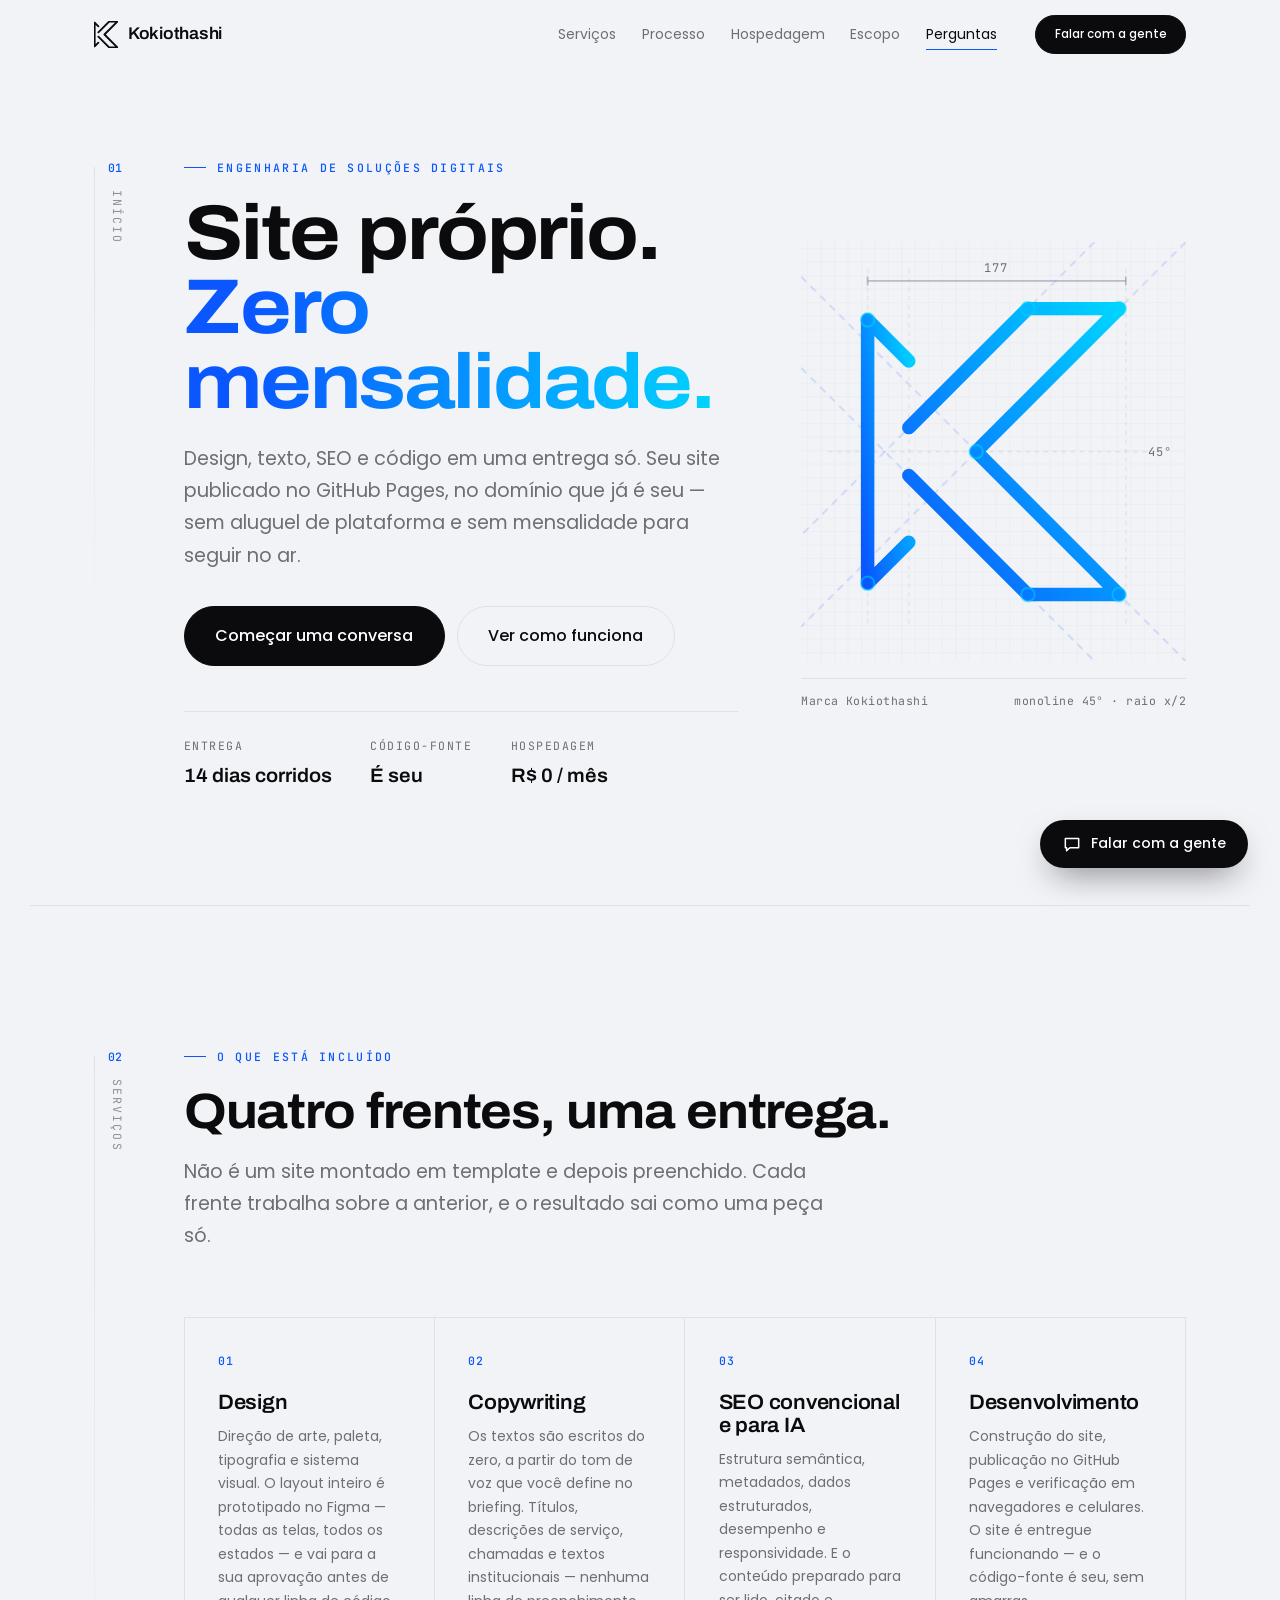
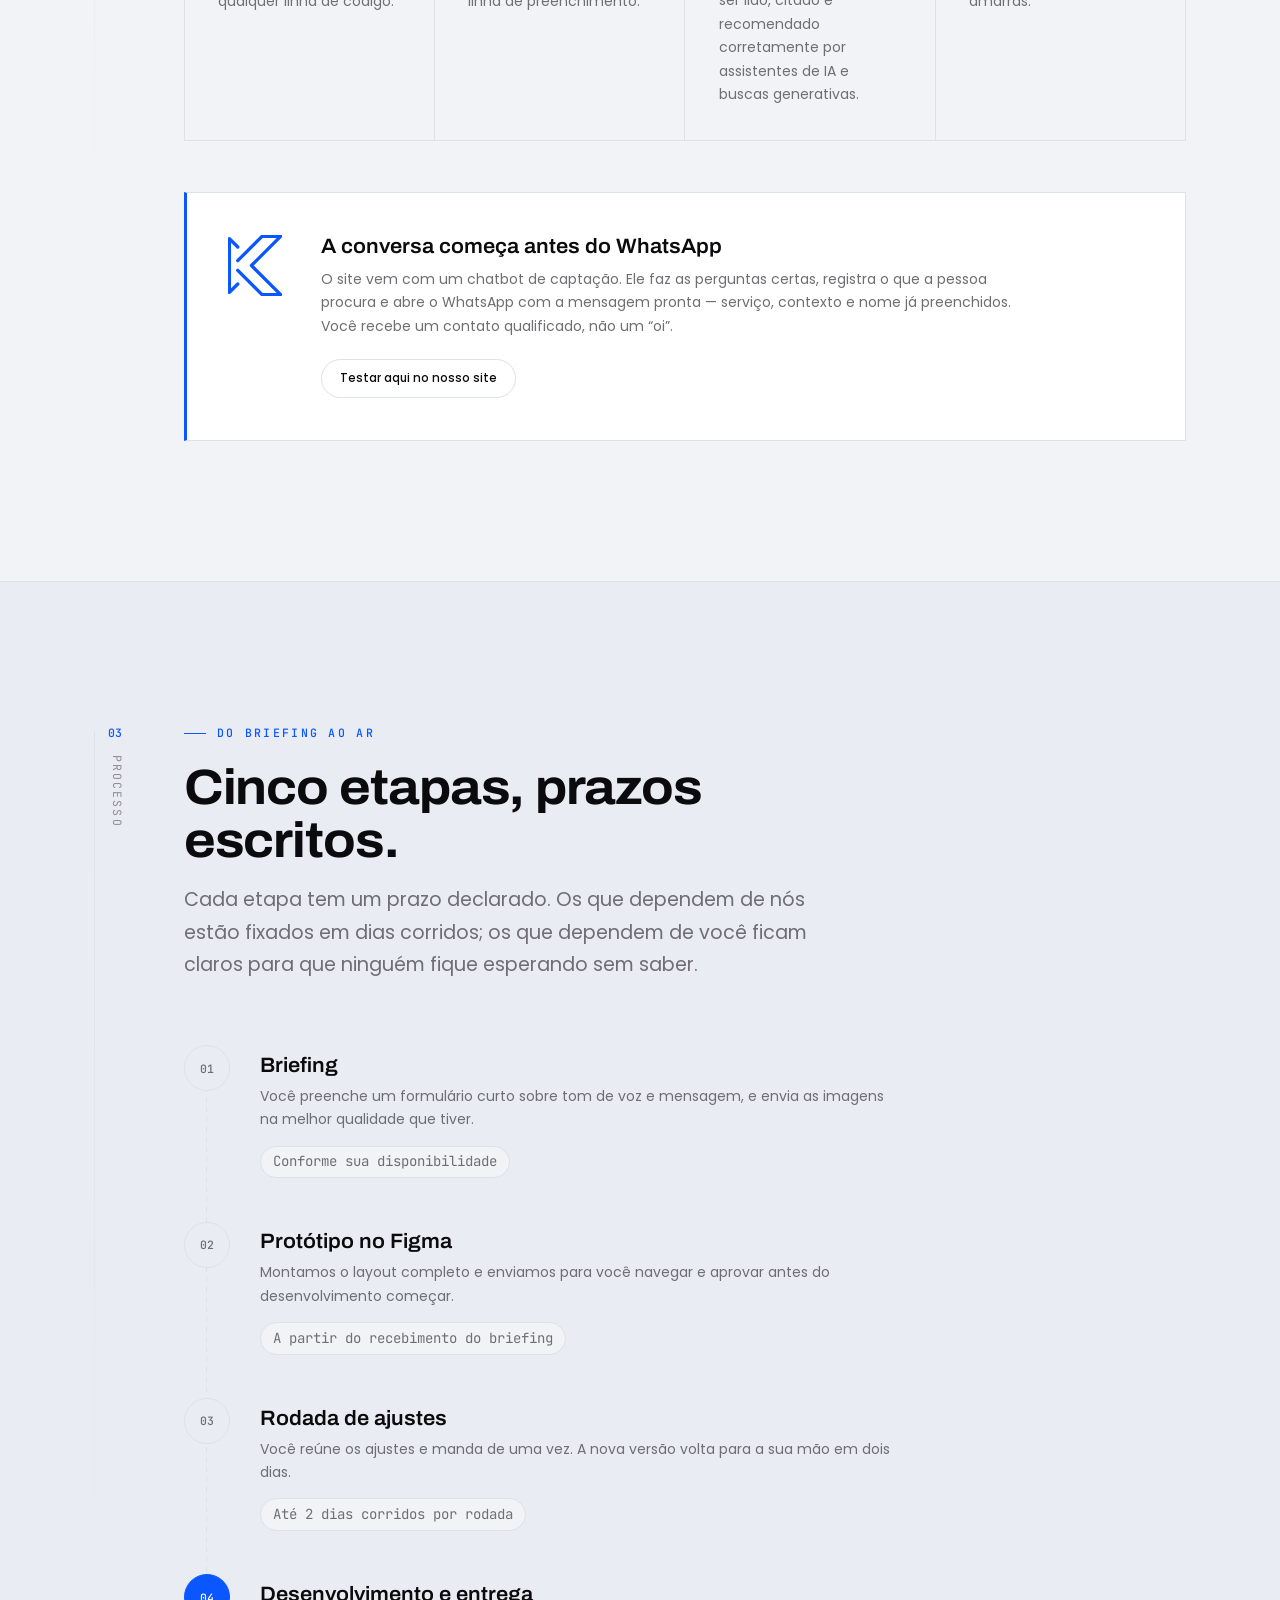
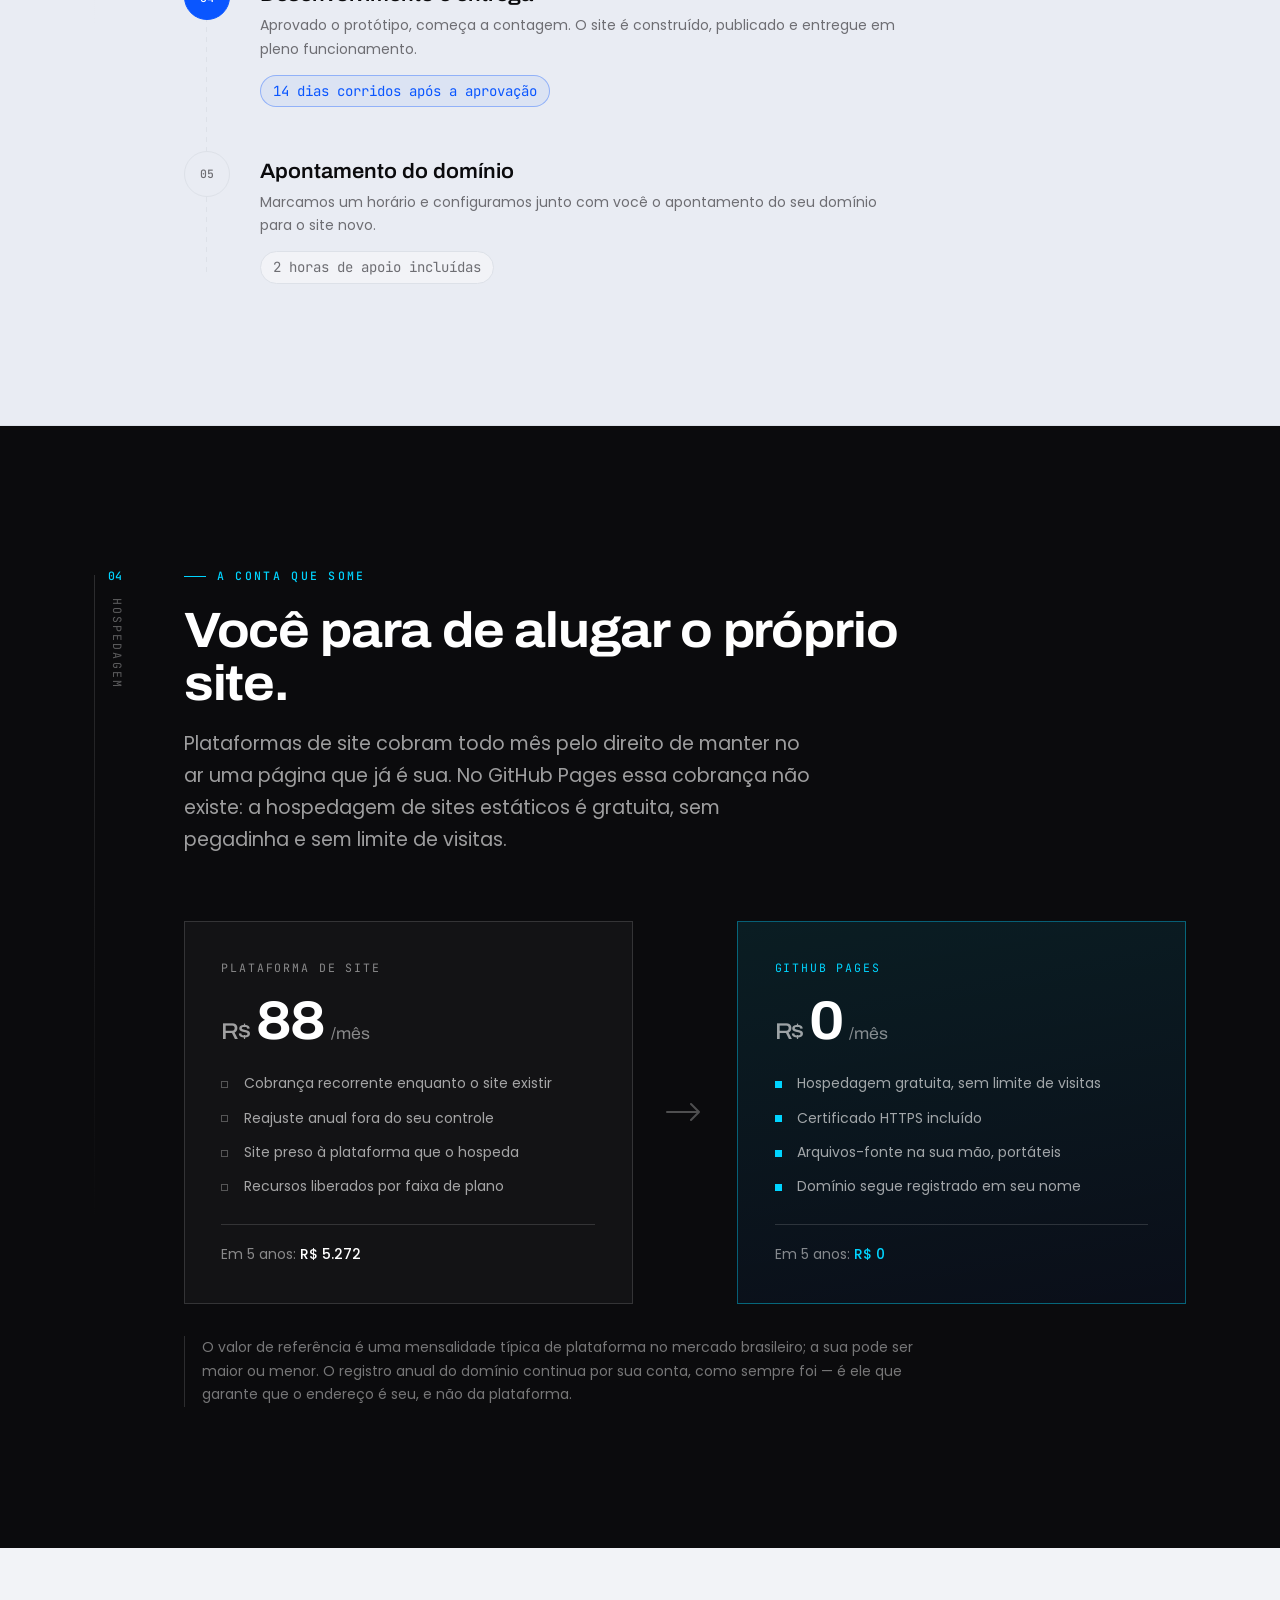
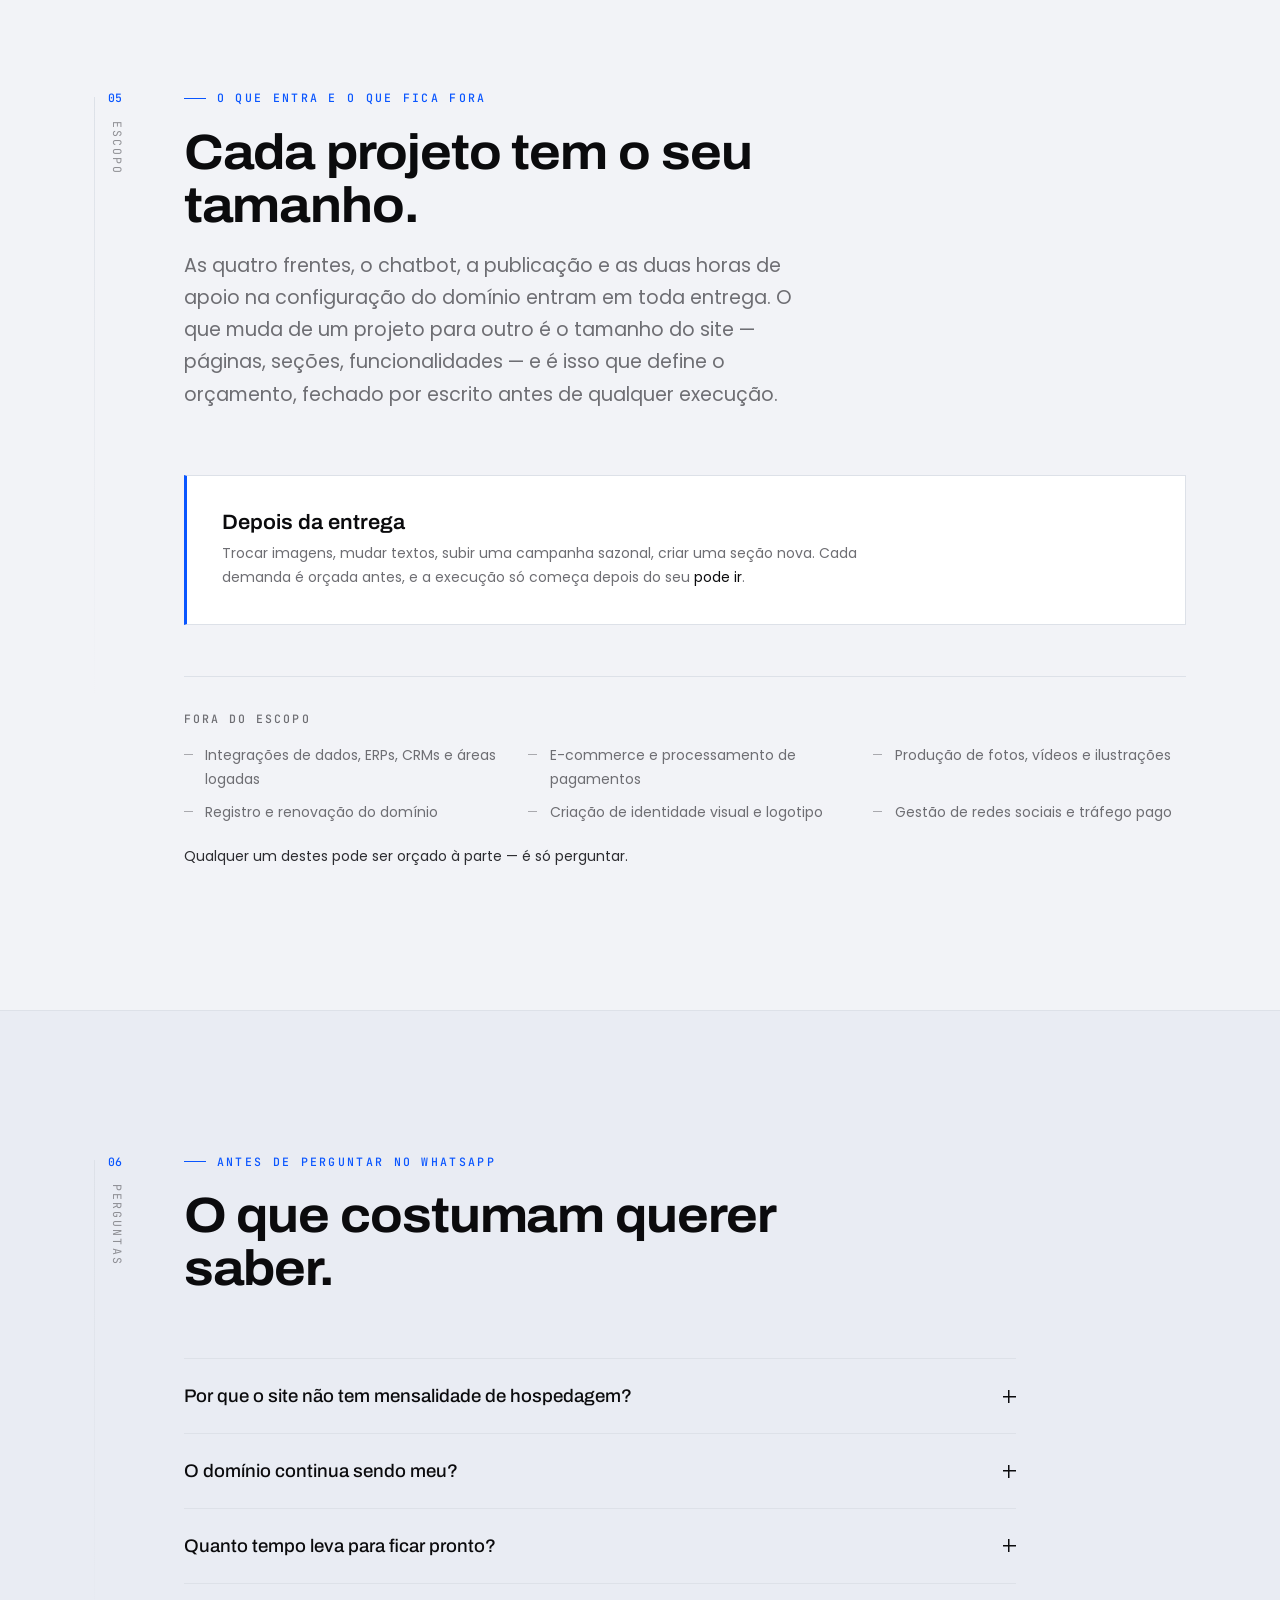
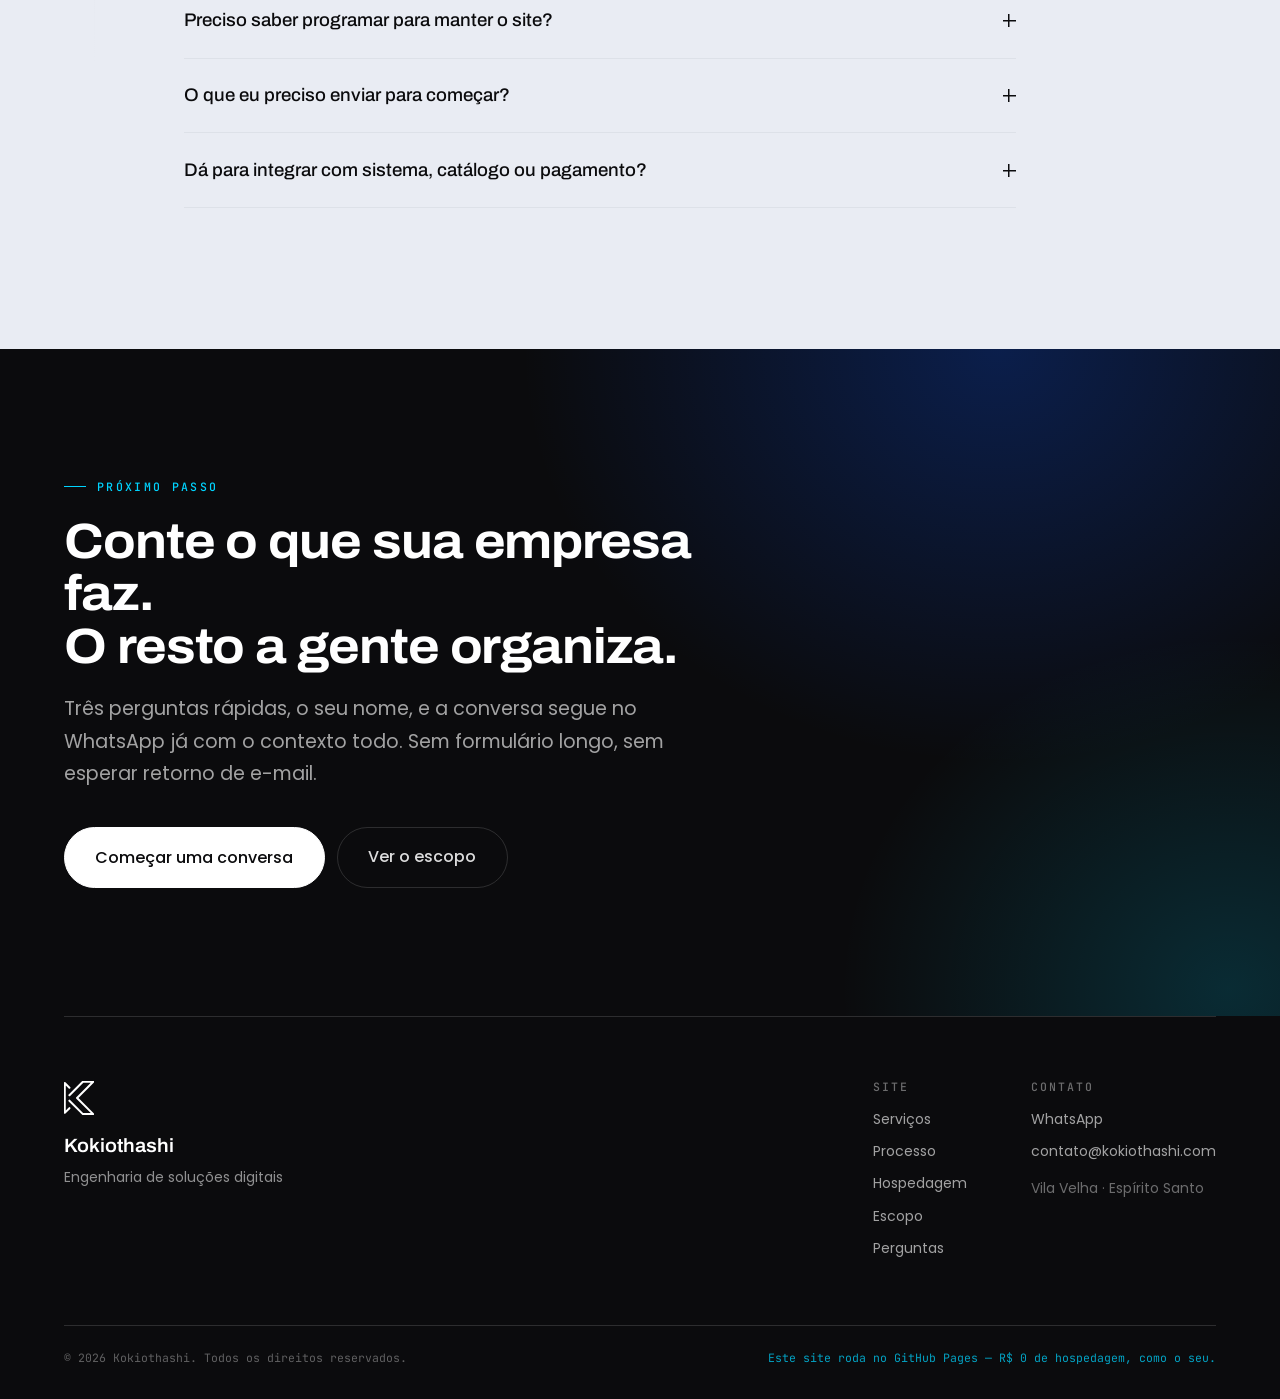
<file: index.html>
<!DOCTYPE html>
<html lang="pt-BR">
<head>
<meta charset="utf-8">
<meta name="viewport" content="width=device-width, initial-scale=1">
<title>Kokiothashi — Sites institucionais sem mensalidade de hospedagem</title>

<meta name="description" content="Design, texto, SEO e desenvolvimento em uma entrega só. Seu site no GitHub Pages, no domínio que já é seu — sem mensalidade e com o código-fonte na sua mão.">
<meta name="theme-color" content="#0A56FF">
<link rel="canonical" href="https://kokiothashi.com.br/">

<meta property="og:type" content="website">
<meta property="og:locale" content="pt_BR">
<meta property="og:site_name" content="Kokiothashi">
<meta property="og:title" content="Kokiothashi — Sites institucionais sem mensalidade de hospedagem">
<meta property="og:description" content="Design, texto, SEO e desenvolvimento em uma entrega só. Publicado no GitHub Pages, no domínio que já é seu — sem mensalidade para continuar no ar.">
<meta property="og:url" content="https://kokiothashi.com.br/">
<meta property="og:image" content="https://kokiothashi.com.br/assets/img/og.png">
<meta name="twitter:card" content="summary_large_image">

<link rel="icon" href="assets/img/favicon.svg" type="image/svg+xml">
<link rel="apple-touch-icon" href="assets/img/favicon.svg">

<!-- fontes hospedadas no próprio site: nenhuma requisição a terceiros -->
<link rel="preload" href="assets/fonts/archivo-var.woff2" as="font" type="font/woff2" crossorigin>
<link rel="preload" href="assets/fonts/poppins-400.woff2" as="font" type="font/woff2" crossorigin>
<link rel="stylesheet" href="style.css">

<script type="application/ld+json">
{
  "@context": "https://schema.org",
  "@graph": [
    {
      "@type": "ProfessionalService",
      "@id": "https://kokiothashi.com.br/#org",
      "name": "Kokiothashi",
      "alternateName": "Kokiothashi — Engenharia de Soluções Digitais",
      "description": "Estúdio de desenvolvimento de sites institucionais e portfólios de serviços, reunindo design, copywriting, SEO e desenvolvimento em uma entrega única, com hospedagem sem mensalidade.",
      "url": "https://kokiothashi.com.br/",
      "logo": "https://kokiothashi.com.br/assets/img/logo.png",
      "image": "https://kokiothashi.com.br/assets/img/og.png",
      "areaServed": { "@type": "Country", "name": "Brasil" },
      "address": {
        "@type": "PostalAddress",
        "addressLocality": "Vitória",
        "addressRegion": "ES",
        "addressCountry": "BR"
      },
      "knowsAbout": [
        "Desenvolvimento de sites institucionais",
        "Design de interfaces",
        "Copywriting",
        "SEO técnico",
        "Otimização de conteúdo para mecanismos de busca generativos",
        "Publicação em GitHub Pages"
      ]
    },
    {
      "@type": "Service",
      "name": "Site institucional com portfólio de serviços",
      "provider": { "@id": "https://kokiothashi.com.br/#org" },
      "serviceType": "Desenvolvimento de site institucional",
      "areaServed": { "@type": "Country", "name": "Brasil" },
      "description": "Design, copywriting, SEO convencional e para IA, desenvolvimento, chatbot de captação e publicação no GitHub Pages. Escopo e orçamento definidos projeto a projeto."
    },
    {
      "@type": "FAQPage",
      "mainEntity": [
        {
          "@type": "Question",
          "name": "Por que o site não tem mensalidade de hospedagem?",
          "acceptedAnswer": {
            "@type": "Answer",
            "text": "O site é publicado no GitHub Pages, que não cobra pela hospedagem de sites estáticos. Você continua pagando apenas o registro anual do domínio, que já é seu. A mensalidade que você paga hoje para uma plataforma de site deixa de existir, sem limite de visitas e com certificado HTTPS incluído."
          }
        },
        {
          "@type": "Question",
          "name": "O domínio continua sendo meu?",
          "acceptedAnswer": {
            "@type": "Answer",
            "text": "Sim. O domínio permanece registrado em seu nome, sob seu controle. Nós apenas configuramos o apontamento dele para a página publicada, com 2 horas de apoio técnico já incluídas no projeto."
          }
        },
        {
          "@type": "Question",
          "name": "Quanto tempo leva para o site ficar pronto?",
          "acceptedAnswer": {
            "@type": "Answer",
            "text": "São 14 dias corridos a partir da aprovação do protótipo no Figma. Antes disso há a etapa de briefing e prototipação, cujo prazo depende do envio das suas imagens e do preenchimento do formulário de tom de voz."
          }
        },
        {
          "@type": "Question",
          "name": "Preciso saber programar para manter o site?",
          "acceptedAnswer": {
            "@type": "Answer",
            "text": "Não. O site é entregue pronto e funcionando. Alterações posteriores, como troca de imagens, mudança de textos ou campanhas sazonais, são feitas por nós, sempre com orçamento apresentado e aprovado antes de qualquer execução."
          }
        },
        {
          "@type": "Question",
          "name": "O que eu preciso enviar para começar?",
          "acceptedAnswer": {
            "@type": "Answer",
            "text": "Duas coisas: as imagens que serão usadas no site, na melhor qualidade que você tiver, e as respostas de um formulário curto que define o tom de voz e a mensagem que o site deve passar."
          }
        },
        {
          "@type": "Question",
          "name": "O site tem integração com sistemas ou banco de dados?",
          "acceptedAnswer": {
            "@type": "Answer",
            "text": "Não neste escopo. O site é institucional e de portfólio, sem integrações de dados, e-commerce ou área logada. O contato acontece pelo chatbot, que encaminha a conversa já preenchida para o WhatsApp. Integrações podem ser orçadas à parte."
          }
        }
      ]
    }
  ]
}
</script>
</head>

<body>
<a class="skip" href="#conteudo">Pular para o conteúdo</a>

<!-- Alvo do logo. Precisa ficar FORA do cabeçalho: ele é sticky, então
     acompanha a rolagem e seu offsetTop é sempre a posição atual — uma âncora
     apontada para ele não sai do lugar, só desconta o scroll-padding-top. -->
<div id="topo"></div>

<!-- ─────────── cabeçalho ─────────── -->
<header class="topo">
  <div class="topo__in">
    <a class="topo__marca" href="#topo" aria-label="Kokiothashi, página inicial">
      <svg class="topo__k" viewBox="0 0 177 200" aria-hidden="true" focusable="false">
        <g fill="none" stroke="currentColor" stroke-width="14" stroke-linecap="round" stroke-linejoin="round">
          <path d="M32 39.5 L4.5 12 L4.5 188 L32 160.5"/>
          <path d="M32 84 L111.5 4.5 L172.5 4.5 L77 100 L172.5 195.5 L111.5 195.5 L32 116"/>
        </g>
      </svg>
      <span class="topo__nome">Kokiothashi</span>
    </a>

    <nav class="topo__nav" aria-label="Navegação principal">
      <a href="#servicos">Serviços</a>
      <a href="#processo">Processo</a>
      <a href="#hospedagem">Hospedagem</a>
      <a href="#escopo">Escopo</a>
      <a href="#perguntas">Perguntas</a>
    </nav>

    <button class="btn btn--sm btn--cheio topo__cta" data-abrir-chat>Falar com a gente</button>

    <button class="topo__menu" aria-expanded="false" aria-controls="nav-movel" aria-label="Abrir menu">
      <span></span><span></span>
    </button>
  </div>

  <div class="movel" id="nav-movel" hidden>
    <a href="#servicos">Serviços</a>
    <a href="#processo">Processo</a>
    <a href="#hospedagem">Hospedagem</a>
    <a href="#escopo">Escopo</a>
    <a href="#perguntas">Perguntas</a>
    <button class="btn btn--cheio" data-abrir-chat>Falar com a gente</button>
  </div>
</header>

<main id="conteudo">

<!-- ─────────── hero ─────────── -->
<section class="sec sec--hero" aria-labelledby="h-hero">
  <div class="sec__rail"><span class="rail__n">01</span><span class="rail__t">Início</span></div>

  <div class="sec__corpo hero">
    <div class="hero__texto">
      <p class="olho" data-rev>Engenharia de soluções digitais</p>

      <h1 class="d1" id="h-hero">
        <span class="d1__l" data-rev style="--d:.05s">Site próprio.</span>
        <span class="d1__l d1__l--az" data-rev style="--d:.14s">Zero mensalidade.</span>
      </h1>

      <p class="lead" data-rev style="--d:.24s">
        Design, texto, SEO e código em uma entrega só. Seu site publicado no GitHub&nbsp;Pages,
        no domínio que já é seu — sem aluguel de plataforma e sem mensalidade para seguir no ar.
      </p>

      <div class="hero__acoes" data-rev style="--d:.32s">
        <button class="btn btn--cheio btn--lg" data-abrir-chat>Começar uma conversa</button>
        <a class="btn btn--vazio btn--lg" href="#processo">Ver como funciona</a>
      </div>

      <dl class="fatos" data-rev style="--d:.4s">
        <div class="fatos__i"><dt>Entrega</dt><dd>14 dias corridos</dd></div>
        <div class="fatos__i"><dt>Código-fonte</dt><dd>É seu</dd></div>
        <div class="fatos__i"><dt>Hospedagem</dt><dd>R$ 0 / mês</dd></div>
      </dl>
    </div>

    <!-- SIGNATURE: a marca desenhada como prancha de construção -->
    <div class="prancha" aria-hidden="true">
      <svg class="prancha__svg" viewBox="-40 -40 257 280" role="presentation">
        <defs>
          <linearGradient id="gradK" x1="0" y1="1" x2="1" y2="0">
            <stop offset="0" stop-color="#0A56FF"/>
            <stop offset="1" stop-color="#00D4FF"/>
          </linearGradient>
          <pattern id="malha" width="9" height="9" patternUnits="userSpaceOnUse">
            <path d="M9 0 L0 0 L0 9" fill="none" stroke="#C9D0DC" stroke-width=".4"/>
          </pattern>
        </defs>

        <rect class="pc pc--malha" x="-40" y="-40" width="257" height="280" fill="url(#malha)"/>

        <g class="pc pc--eixos" fill="none" stroke="#0A56FF" stroke-width=".9" stroke-dasharray="5 4">
          <line x1="156" y1="-40" x2="-40" y2="156"/>
          <line x1="217" y1="-40" x2="-40" y2="217"/>
          <line x1="-40" y1="-17" x2="217" y2="240"/>
          <line x1="-40" y1="44"  x2="156" y2="240"/>
        </g>

        <g class="pc pc--cotas" fill="none" stroke="#8B94A4" stroke-width=".7" stroke-dasharray="3 3">
          <line x1="4.5" y1="-22" x2="4.5" y2="215"/>
          <line x1="32"  y1="-22" x2="32"  y2="215"/>
          <line x1="177" y1="-22" x2="177" y2="215"/>
          <line x1="-22" y1="100" x2="200" y2="100"/>
        </g>

        <g class="pc pc--marca" fill="none" stroke="#8B94A4" stroke-width=".7">
          <line x1="4.5" y1="-14" x2="177" y2="-14"/>
          <path d="M4.5 -17 L4.5 -11 M177 -17 L177 -11"/>
        </g>

        <g class="tracos" fill="none" stroke="url(#gradK)" stroke-width="9"
           stroke-linecap="round" stroke-linejoin="round">
          <path class="traco traco--haste" d="M32 39.5 L4.5 12 L4.5 188 L32 160.5"/>
          <path class="traco traco--chev"  d="M32 84 L111.5 4.5 L172.5 4.5 L77 100 L172.5 195.5 L111.5 195.5 L32 116"/>
        </g>

        <g class="pc pc--nos" fill="none" stroke="#00D4FF" stroke-width=".9">
          <circle cx="4.5"   cy="12"    r="4.5"/>
          <circle cx="4.5"   cy="188"   r="4.5"/>
          <circle cx="111.5" cy="4.5"   r="4.5"/>
          <circle cx="172.5" cy="4.5"   r="4.5"/>
          <circle cx="77"    cy="100"   r="4.5"/>
          <circle cx="172.5" cy="195.5" r="4.5"/>
          <circle cx="111.5" cy="195.5" r="4.5"/>
        </g>

        <text class="pc pc--rot" x="90.5" y="-20" text-anchor="middle">177</text>
        <text class="pc pc--rot" x="192" y="103">45°</text>
      </svg>

      <p class="prancha__leg">
        <span>Marca Kokiothashi</span>
        <span>monoline 45° · raio x/2</span>
      </p>
    </div>
  </div>
</section>

<!-- ─────────── serviços ─────────── -->
<section class="sec" id="servicos" aria-labelledby="h-serv">
  <div class="sec__rail"><span class="rail__n">02</span><span class="rail__t">Serviços</span></div>

  <div class="sec__corpo">
    <header class="cab">
      <p class="olho" data-rev>O que está incluído</p>
      <h2 class="d2" id="h-serv" data-rev style="--d:.06s">Quatro frentes, uma entrega.</h2>
      <p class="cab__sub" data-rev style="--d:.12s">
        Não é um site montado em template e depois preenchido. Cada frente trabalha sobre a
        anterior, e o resultado sai como uma peça só.
      </p>
    </header>

    <ul class="cards" role="list">
      <li class="card" data-rev style="--d:.04s">
        <span class="card__ix">01</span>
        <h3>Design</h3>
        <p>Direção de arte, paleta, tipografia e sistema visual. O layout inteiro é prototipado
           no Figma — todas as telas, todos os estados — e vai para a sua aprovação antes de
           qualquer linha de código.</p>
      </li>
      <li class="card" data-rev style="--d:.1s">
        <span class="card__ix">02</span>
        <h3>Copywriting</h3>
        <p>Os textos são escritos do zero, a partir do tom de voz que você define no briefing.
           Títulos, descrições de serviço, chamadas e textos institucionais — nenhuma linha de
           preenchimento.</p>
      </li>
      <li class="card" data-rev style="--d:.16s">
        <span class="card__ix">03</span>
        <h3>SEO convencional e para IA</h3>
        <p>Estrutura semântica, metadados, dados estruturados, desempenho e responsividade. E o
           conteúdo preparado para ser lido, citado e recomendado corretamente por assistentes de
           IA e buscas generativas.</p>
      </li>
      <li class="card" data-rev style="--d:.22s">
        <span class="card__ix">04</span>
        <h3>Desenvolvimento</h3>
        <p>Construção do site, publicação no GitHub Pages e verificação em navegadores e
           celulares. O site é entregue funcionando — e o código-fonte é seu, sem amarras.</p>
      </li>
    </ul>

    <div class="destaque" data-rev>
      <div class="destaque__k" aria-hidden="true">
        <svg viewBox="0 0 177 200"><g fill="none" stroke="currentColor" stroke-width="11"
          stroke-linecap="round" stroke-linejoin="round">
          <path d="M32 39.5 L4.5 12 L4.5 188 L32 160.5"/>
          <path d="M32 84 L111.5 4.5 L172.5 4.5 L77 100 L172.5 195.5 L111.5 195.5 L32 116"/>
        </g></svg>
      </div>
      <div class="destaque__txt">
        <h3>A conversa começa antes do WhatsApp</h3>
        <p>O site vem com um chatbot de captação. Ele faz as perguntas certas, registra o que a
           pessoa procura e abre o WhatsApp com a mensagem pronta — serviço, contexto e nome já
           preenchidos. Você recebe um contato qualificado, não um “oi”.</p>
        <button class="btn btn--vazio btn--sm" data-abrir-chat>Testar aqui no nosso site</button>
      </div>
    </div>
  </div>
</section>

<!-- ─────────── processo ─────────── -->
<section class="sec sec--alt" id="processo" aria-labelledby="h-proc">
  <div class="sec__rail"><span class="rail__n">03</span><span class="rail__t">Processo</span></div>

  <div class="sec__corpo">
    <header class="cab">
      <p class="olho" data-rev>Do briefing ao ar</p>
      <h2 class="d2" id="h-proc" data-rev style="--d:.06s">Cinco etapas, prazos escritos.</h2>
      <p class="cab__sub" data-rev style="--d:.12s">
        Cada etapa tem um prazo declarado. Os que dependem de nós estão fixados em dias corridos;
        os que dependem de você ficam claros para que ninguém fique esperando sem saber.
      </p>
    </header>

    <ol class="linha" role="list">
      <li class="etapa" data-rev>
        <div class="etapa__n"><span>01</span></div>
        <div class="etapa__c">
          <h3>Briefing</h3>
          <p>Você preenche um formulário curto sobre tom de voz e mensagem, e envia as imagens na
             melhor qualidade que tiver.</p>
          <p class="etapa__p">Conforme sua disponibilidade</p>
        </div>
      </li>
      <li class="etapa" data-rev style="--d:.08s">
        <div class="etapa__n"><span>02</span></div>
        <div class="etapa__c">
          <h3>Protótipo no Figma</h3>
          <p>Montamos o layout completo e enviamos para você navegar e aprovar antes do
             desenvolvimento começar.</p>
          <p class="etapa__p">A partir do recebimento do briefing</p>
        </div>
      </li>
      <li class="etapa" data-rev style="--d:.16s">
        <div class="etapa__n"><span>03</span></div>
        <div class="etapa__c">
          <h3>Rodada de ajustes</h3>
          <p>Você reúne os ajustes e manda de uma vez. A nova versão volta para a sua mão em dois
             dias.</p>
          <p class="etapa__p">Até 2 dias corridos por rodada</p>
        </div>
      </li>
      <li class="etapa etapa--forte" data-rev style="--d:.24s">
        <div class="etapa__n"><span>04</span></div>
        <div class="etapa__c">
          <h3>Desenvolvimento e entrega</h3>
          <p>Aprovado o protótipo, começa a contagem. O site é construído, publicado e entregue
             em pleno funcionamento.</p>
          <p class="etapa__p">14 dias corridos após a aprovação</p>
        </div>
      </li>
      <li class="etapa" data-rev style="--d:.32s">
        <div class="etapa__n"><span>05</span></div>
        <div class="etapa__c">
          <h3>Apontamento do domínio</h3>
          <p>Marcamos um horário e configuramos junto com você o apontamento do seu domínio para
             o site novo.</p>
          <p class="etapa__p">2 horas de apoio incluídas</p>
        </div>
      </li>
    </ol>
  </div>
</section>

<!-- ─────────── hospedagem ─────────── -->
<section class="sec sec--escuro" id="hospedagem" aria-labelledby="h-hosp">
  <div class="sec__rail"><span class="rail__n">04</span><span class="rail__t">Hospedagem</span></div>

  <div class="sec__corpo">
    <header class="cab">
      <p class="olho" data-rev>A conta que some</p>
      <h2 class="d2" id="h-hosp" data-rev style="--d:.06s">Você para de alugar o próprio site.</h2>
      <p class="cab__sub" data-rev style="--d:.12s">
        Plataformas de site cobram todo mês pelo direito de manter no ar uma página que já é sua.
        No GitHub Pages essa cobrança não existe: a hospedagem de sites estáticos é gratuita, sem
        pegadinha e sem limite de visitas.
      </p>
    </header>

    <div class="comp">
      <article class="comp__c comp__c--antes" data-rev>
        <p class="comp__rot">Plataforma de site</p>
        <p class="comp__v"><span class="comp__pf">R$</span><span data-conta="89">89</span><span class="comp__su">/mês</span></p>
        <ul role="list">
          <li>Cobrança recorrente enquanto o site existir</li>
          <li>Reajuste anual fora do seu controle</li>
          <li>Site preso à plataforma que o hospeda</li>
          <li>Recursos liberados por faixa de plano</li>
        </ul>
        <p class="comp__ac">Em 5 anos: <strong>R$ <span data-conta="5340">5.340</span></strong></p>
      </article>

      <div class="comp__seta" aria-hidden="true">
        <svg viewBox="0 0 40 24"><path d="M2 12 H34 M26 4 L34 12 L26 20"
          fill="none" stroke="currentColor" stroke-width="2"
          stroke-linecap="round" stroke-linejoin="round"/></svg>
      </div>

      <article class="comp__c comp__c--dep" data-rev style="--d:.1s">
        <p class="comp__rot">GitHub Pages</p>
        <p class="comp__v"><span class="comp__pf">R$</span><span data-conta="0">0</span><span class="comp__su">/mês</span></p>
        <ul role="list">
          <li>Hospedagem gratuita, sem limite de visitas</li>
          <li>Certificado HTTPS incluído</li>
          <li>Arquivos-fonte na sua mão, portáteis</li>
          <li>Domínio segue registrado em seu nome</li>
        </ul>
        <p class="comp__ac">Em 5 anos: <strong>R$ 0</strong></p>
      </article>
    </div>

    <p class="nota" data-rev>
      O valor de referência é uma mensalidade típica de plataforma no mercado brasileiro; a sua
      pode ser maior ou menor. O registro anual do domínio continua por sua conta, como sempre
      foi — é ele que garante que o endereço é seu, e não da plataforma.
    </p>
  </div>
</section>

<!-- ─────────── escopo ─────────── -->
<section class="sec" id="escopo" aria-labelledby="h-esc">
  <div class="sec__rail"><span class="rail__n">05</span><span class="rail__t">Escopo</span></div>

  <div class="sec__corpo">
    <header class="cab">
      <p class="olho" data-rev>O que entra e o que fica fora</p>
      <h2 class="d2" id="h-esc" data-rev style="--d:.06s">Cada projeto tem o seu tamanho.</h2>
      <p class="cab__sub" data-rev style="--d:.12s">
        As quatro frentes, o chatbot, a publicação e as duas horas de apoio na configuração do
        domínio entram em toda entrega. O que muda de um projeto para outro é o tamanho do site —
        páginas, seções, funcionalidades — e é isso que define o orçamento, fechado por escrito
        antes de qualquer execução.
      </p>
    </header>

    <div class="depois" data-rev>
      <div class="depois__t">
        <h3>Depois da entrega</h3>
        <p>Trocar imagens, mudar textos, subir uma campanha sazonal, criar uma seção nova. Cada
           demanda é orçada antes, e a execução só começa depois do seu <em>pode ir</em>.</p>
      </div>
    </div>

    <div class="fora" data-rev>
      <h3 class="fora__t">Fora do escopo</h3>
      <ul role="list">
        <li>Integrações de dados, ERPs, CRMs e áreas logadas</li>
        <li>E-commerce e processamento de pagamentos</li>
        <li>Produção de fotos, vídeos e ilustrações</li>
        <li>Registro e renovação do domínio</li>
        <li>Criação de identidade visual e logotipo</li>
        <li>Gestão de redes sociais e tráfego pago</li>
      </ul>
      <p class="fora__n">Qualquer um destes pode ser orçado à parte — é só perguntar.</p>
    </div>
  </div>
</section>

<!-- ─────────── perguntas ─────────── -->
<section class="sec sec--alt" id="perguntas" aria-labelledby="h-faq">
  <div class="sec__rail"><span class="rail__n">06</span><span class="rail__t">Perguntas</span></div>

  <div class="sec__corpo">
    <header class="cab">
      <p class="olho" data-rev>Antes de perguntar no WhatsApp</p>
      <h2 class="d2" id="h-faq" data-rev style="--d:.06s">O que costumam querer saber.</h2>
    </header>

    <div class="faq">
      <details class="q" data-rev>
        <summary><span>Por que o site não tem mensalidade de hospedagem?</span></summary>
        <div class="q__r"><p>Porque ele é publicado no GitHub Pages, que não cobra pela
          hospedagem de sites estáticos. Você segue pagando só o registro anual do domínio, que
          já é seu de qualquer forma. A mensalidade da plataforma simplesmente deixa de
          existir.</p></div>
      </details>
      <details class="q" data-rev style="--d:.05s">
        <summary><span>O domínio continua sendo meu?</span></summary>
        <div class="q__r"><p>Continua, registrado no seu nome e sob o seu controle. Nós só
          configuramos o apontamento dele para a página publicada — e essas duas horas de apoio
          já estão dentro do projeto.</p></div>
      </details>
      <details class="q" data-rev style="--d:.1s">
        <summary><span>Quanto tempo leva para ficar pronto?</span></summary>
        <div class="q__r"><p>São 14 dias corridos contados da aprovação do protótipo. Antes disso
          existem o briefing e a prototipação, cujo ritmo depende de você mandar as imagens e
          responder o formulário.</p></div>
      </details>
      <details class="q" data-rev style="--d:.15s">
        <summary><span>Preciso saber programar para manter o site?</span></summary>
        <div class="q__r"><p>Não. Ele é entregue pronto e no ar. Mudanças posteriores são feitas
          por nós, sempre com o orçamento na sua frente antes de começarmos.</p>
        </div>
      </details>
      <details class="q" data-rev style="--d:.2s">
        <summary><span>O que eu preciso enviar para começar?</span></summary>
        <div class="q__r"><p>Duas coisas. As imagens que vão para o site, na melhor qualidade que
          você tiver — imagem ruim não se recupera depois. E as respostas de um formulário curto
          que define o tom de voz e a mensagem que o site deve passar.</p></div>
      </details>
      <details class="q" data-rev style="--d:.25s">
        <summary><span>Dá para integrar com sistema, catálogo ou pagamento?</span></summary>
        <div class="q__r"><p>Neste escopo, não. O site é institucional e de portfólio, sem
          integrações de dados nem área logada. O contato acontece pelo chatbot, que abre o
          WhatsApp com a conversa já começada. Se você precisa de integração, fale com a gente:
          orçamos separado.</p></div>
      </details>
    </div>
  </div>
</section>

<!-- ─────────── chamada final ─────────── -->
<section class="fim" aria-labelledby="h-fim">
  <div class="fim__in">
    <p class="olho" data-rev>Próximo passo</p>
    <h2 class="d2 fim__t" id="h-fim" data-rev style="--d:.06s">
      Conte o que sua empresa faz.<br>O resto a gente organiza.
    </h2>
    <p class="fim__s" data-rev style="--d:.12s">
      Três perguntas rápidas, o seu nome, e a conversa segue no WhatsApp já com o contexto
      todo. Sem formulário longo, sem esperar retorno de e-mail.
    </p>
    <div class="fim__acoes" data-rev style="--d:.18s">
      <button class="btn btn--claro btn--lg" data-abrir-chat>Começar uma conversa</button>
      <a class="btn btn--fantasma btn--lg" href="#escopo">Ver o escopo</a>
    </div>
  </div>
</section>

</main>

<!-- ─────────── rodapé ─────────── -->
<footer class="rodape">
  <div class="rodape__in">
    <div class="rodape__marca">
      <svg class="rodape__k" viewBox="0 0 177 200" aria-hidden="true">
        <g fill="none" stroke="currentColor" stroke-width="12" stroke-linecap="round" stroke-linejoin="round">
          <path d="M32 39.5 L4.5 12 L4.5 188 L32 160.5"/>
          <path d="M32 84 L111.5 4.5 L172.5 4.5 L77 100 L172.5 195.5 L111.5 195.5 L32 116"/>
        </g>
      </svg>
      <p class="rodape__n">Kokiothashi</p>
      <p class="rodape__d">Engenharia de soluções digitais</p>
    </div>

    <nav class="rodape__nav" aria-label="Rodapé">
      <div>
        <h2>Site</h2>
        <a href="#servicos">Serviços</a>
        <a href="#processo">Processo</a>
        <a href="#hospedagem">Hospedagem</a>
        <a href="#escopo">Escopo</a>
        <a href="#perguntas">Perguntas</a>
      </div>
      <div>
        <h2>Contato</h2>
        <a href="#" data-zap>WhatsApp</a>
        <a href="mailto:contato@kokiothashi.com">contato@kokiothashi.com</a>
        <p class="rodape__loc">Vila Velha · Espírito Santo</p>
      </div>
    </nav>
  </div>

  <div class="rodape__base">
    <p>© <span data-ano>2026</span> Kokiothashi. Todos os direitos reservados.</p>
    <p class="rodape__zero">Este site roda no GitHub Pages — R$ 0 de hospedagem, como o seu.</p>
  </div>
</footer>

<!-- ─────────── chatbot ─────────── -->
<button class="bolha" data-abrir-chat aria-label="Abrir conversa">
  <svg class="bolha__i" viewBox="0 0 24 24" aria-hidden="true">
    <path d="M4 5.5h16v11H9.5L5.5 20v-3.5H4z" fill="none" stroke="currentColor"
      stroke-width="1.8" stroke-linejoin="round"/>
  </svg>
  <span class="bolha__t">Falar com a gente</span>
</button>

<div class="chat" id="chat" role="dialog" aria-modal="false" aria-labelledby="chat-t" hidden>
  <header class="chat__topo">
    <div class="chat__id">
      <svg class="chat__k" viewBox="0 0 177 200" aria-hidden="true">
        <g fill="none" stroke="currentColor" stroke-width="15" stroke-linecap="round" stroke-linejoin="round">
          <path d="M32 39.5 L4.5 12 L4.5 188 L32 160.5"/>
          <path d="M32 84 L111.5 4.5 L172.5 4.5 L77 100 L172.5 195.5 L111.5 195.5 L32 116"/>
        </g>
      </svg>
      <div>
        <p class="chat__n" id="chat-t">Kokiothashi</p>
        <p class="chat__s"><i></i>Responde pelo WhatsApp</p>
      </div>
    </div>
    <button class="chat__x" data-fechar-chat aria-label="Fechar conversa">
      <svg viewBox="0 0 24 24" aria-hidden="true"><path d="M6 6l12 12M18 6L6 18"
        fill="none" stroke="currentColor" stroke-width="1.8" stroke-linecap="round"/></svg>
    </button>
  </header>

  <div class="chat__fluxo" id="chat-fluxo" role="log" aria-live="polite"></div>

  <div class="chat__base">
    <div class="chat__ops" id="chat-ops"></div>
    <p class="chat__pe">A conversa continua no WhatsApp com tudo já preenchido.</p>
  </div>
</div>

<script src="main.js" defer></script>
</body>
</html>
</file>
<file: style.css>
/* =========================================================================
   0. fontes (hospedadas localmente — zero requisição a terceiros)
   ========================================================================= */
@font-face {
  font-family: 'Archivo';
  src: url('assets/fonts/archivo-var.woff2') format('woff2-variations');
  font-weight: 100 900;
  font-stretch: 62% 125%;
  font-display: swap;
}
@font-face {
  font-family: 'JetBrains Mono';
  src: url('assets/fonts/jetbrainsmono-var.woff2') format('woff2-variations');
  font-weight: 100 800;
  font-display: swap;
}
@font-face {
  font-family: 'Poppins';
  src: url('assets/fonts/poppins-400.woff2') format('woff2');
  font-weight: 400;
  font-display: swap;
}
@font-face {
  font-family: 'Poppins';
  src: url('assets/fonts/poppins-500.woff2') format('woff2');
  font-weight: 500;
  font-display: swap;
}

/* =========================================================================
   Kokiothashi — folha de estilo
   Sistema visual: prancha técnica. Malha de módulo, fios de 1px, eixos a 45°
   e anotações de cota tratadas como estrutura, não como enfeite.
   ========================================================================= */

/* ---------- 1. tokens ---------- */
:root {
  /* cor */
  --papel:      #F2F3F7;
  --papel-alt:  #E9ECF3;
  --branco:     #FFFFFF;
  --tinta:      #0B0B0D;
  --tinta-2:    #2C2C30;
  --grafite:    #6E6E73;
  --azul:       #0A56FF;
  --azul-esc:   #0742C4;
  --ciano:      #00D4FF;
  --linha:      #DDE1E8;
  --linha-esc:  rgba(255,255,255,.14);

  /* tipografia */
  --display: 'Archivo', 'Poppins', system-ui, sans-serif;
  --corpo:   'Poppins', system-ui, -apple-system, sans-serif;
  --mono:    'JetBrains Mono', ui-monospace, 'SF Mono', monospace;

  /* escala */
  --t-d1:  clamp(2.6rem, 7.2vw, 5.4rem);
  --t-d2:  clamp(1.9rem, 4vw, 3.1rem);
  --t-h3:  clamp(1.05rem, 1.7vw, 1.3rem);
  --t-lead:clamp(1.02rem, 1.5vw, 1.2rem);
  --t-b:   1rem;
  --t-p:   .875rem;
  --t-mi:  .72rem;

  /* medida */
  --rail:  clamp(0px, 7vw, 108px);
  --lado:  clamp(1.25rem, 5vw, 4.5rem);
  --max:   1220px;
  --v-sec: clamp(4.5rem, 11vw, 9rem);

  /* movimento */
  --mola: cubic-bezier(.22,1,.36,1);
  --calm: cubic-bezier(.4,0,.2,1);
}

/* ---------- 2. base ---------- */
*, *::before, *::after { box-sizing: border-box; }

html {
  scroll-behavior: smooth;
  scroll-padding-top: 92px;
  -webkit-text-size-adjust: 100%;
}

body {
  margin: 0;
  background: var(--papel);
  color: var(--tinta-2);
  font-family: var(--corpo);
  font-size: var(--t-b);
  line-height: 1.68;
  -webkit-font-smoothing: antialiased;
  text-rendering: optimizeLegibility;
  overflow-x: hidden;
}

h1, h2, h3 { color: var(--tinta); line-height: 1.1; margin: 0; }
p { margin: 0; }
ul, ol { margin: 0; padding: 0; list-style: none; }
img, svg { display: block; max-width: 100%; }
a { color: inherit; }

::selection { background: var(--azul); color: #fff; }

:focus-visible {
  outline: 2px solid var(--azul);
  outline-offset: 3px;
  border-radius: 2px;
}

.skip {
  position: absolute; left: -9999px; top: 0; z-index: 999;
  background: var(--tinta); color: #fff; padding: .8rem 1.2rem;
  font-family: var(--mono); font-size: var(--t-p);
}
.skip:focus { left: 0; }

/* ---------- 3. tipos utilitários ---------- */
.d1 {
  font-family: var(--display);
  /* Teto em cqi: "mensalidade." é indivisível e ocupa 6,84× o font-size na
     Archivo a 112% de largura. Sem esse limite o texto estoura a caixa e, como
     o gradiente é recortado pelo próprio texto (background-clip), o excedente
     fica invisível em vez de apenas transbordar. 14cqi = ~4% de folga. */
  font-size: min(var(--t-d1), 14cqi);
  font-weight: 700;
  font-stretch: 112%;
  letter-spacing: -.028em;
  line-height: .96;
}
.d1__l { display: block; }
.d1__l--az {
  color: var(--azul);
  background: linear-gradient(96deg, var(--azul) 12%, var(--ciano) 96%);
  -webkit-background-clip: text;
  background-clip: text;
  -webkit-text-fill-color: transparent;
}

.d2 {
  font-family: var(--display);
  font-size: var(--t-d2);
  font-weight: 700;
  font-stretch: 108%;
  letter-spacing: -.022em;
  line-height: 1.06;
}

.olho {
  font-family: var(--mono);
  font-size: var(--t-mi);
  font-weight: 500;
  letter-spacing: .2em;
  text-transform: uppercase;
  color: var(--azul);
  margin-bottom: 1.15rem;
}
.olho::before {
  content: '';
  display: inline-block;
  width: 22px; height: 1px;
  background: currentColor;
  vertical-align: middle;
  margin-right: .7rem;
  transform: translateY(-1px);
}

/* ---------- 4. botões ---------- */
.btn {
  --bg: transparent; --fg: var(--tinta); --bd: var(--tinta);
  display: inline-flex; align-items: center; justify-content: center; gap: .55rem;
  font-family: var(--corpo); font-size: var(--t-p); font-weight: 500;
  padding: .82rem 1.5rem;
  background: var(--bg); color: var(--fg);
  border: 1px solid var(--bd);
  border-radius: 100px;
  cursor: pointer;
  text-decoration: none;
  white-space: nowrap;
  position: relative;
  overflow: hidden;
  transition: color .35s var(--calm), border-color .35s var(--calm),
              transform .35s var(--mola), box-shadow .35s var(--calm);
}
.btn:hover { transform: translateY(-2px); }
.btn:active { transform: translateY(0); }

.btn--cheio { --bg: var(--tinta); --fg: #fff; --bd: var(--tinta); }
.btn--cheio:hover { --bd: var(--azul); background: var(--azul); box-shadow: 0 10px 26px -12px rgba(10,86,255,.85); }

.btn--vazio { --bg: transparent; --fg: var(--tinta); --bd: var(--linha); }
.btn--vazio:hover { --bd: var(--azul); --fg: var(--azul); }

.btn--claro { --bg: #fff; --fg: var(--tinta); --bd: #fff; }
.btn--claro:hover { --bg: var(--ciano); --bd: var(--ciano); box-shadow: 0 10px 26px -12px rgba(0,212,255,.7); }

.btn--fantasma { --bg: transparent; --fg: rgba(255,255,255,.86); --bd: var(--linha-esc); }
.btn--fantasma:hover { --fg: #fff; --bd: rgba(255,255,255,.5); }

.btn--lg { padding: 1rem 1.9rem; font-size: var(--t-b); }
.btn--sm { padding: .62rem 1.15rem; font-size: var(--t-mi); }

/* ---------- 5. cabeçalho ---------- */
.topo {
  position: sticky; top: 0; z-index: 90;
  background: rgba(242,243,247,.78);
  backdrop-filter: saturate(180%) blur(16px);
  -webkit-backdrop-filter: saturate(180%) blur(16px);
  border-bottom: 1px solid transparent;
  transition: border-color .4s var(--calm), background .4s var(--calm);
}
.topo.is-preso { border-bottom-color: var(--linha); }

.topo__in {
  max-width: var(--max);
  margin-inline: auto;
  padding: .95rem var(--lado);
  display: flex; align-items: center; gap: clamp(1rem, 3vw, 2.6rem);
}

.topo__marca {
  display: inline-flex; align-items: center; gap: .62rem;
  text-decoration: none; color: var(--tinta);
  margin-right: auto;
}
.topo__k { width: 24px; height: 27px; color: var(--tinta); transition: color .4s var(--calm); }
.topo__marca:hover .topo__k { color: var(--azul); }
.topo__nome {
  font-family: var(--display);
  font-weight: 600; font-stretch: 104%;
  font-size: 1.06rem; letter-spacing: -.015em;
}

.topo__nav { display: flex; gap: clamp(.9rem, 2vw, 1.75rem); }
.topo__nav a {
  font-size: var(--t-p);
  text-decoration: none;
  color: var(--grafite);
  position: relative;
  padding: .25rem 0;
  transition: color .3s var(--calm);
}
.topo__nav a::after {
  content: '';
  position: absolute; left: 0; bottom: 0;
  width: 100%; height: 1px;
  background: var(--azul);
  transform: scaleX(0); transform-origin: right;
  transition: transform .4s var(--mola);
}
.topo__nav a:hover { color: var(--tinta); }
.topo__nav a:hover::after { transform: scaleX(1); transform-origin: left; }
.topo__nav a.is-aqui { color: var(--tinta); }
.topo__nav a.is-aqui::after { transform: scaleX(1); }

.topo__menu {
  display: none;
  width: 40px; height: 40px;
  background: none; border: 1px solid var(--linha); border-radius: 50%;
  cursor: pointer;
  position: relative;
}
.topo__menu span {
  position: absolute; left: 11px; width: 18px; height: 1.5px;
  background: var(--tinta); border-radius: 2px;
  transition: transform .35s var(--mola), opacity .2s var(--calm);
}
.topo__menu span:nth-child(1) { top: 16px; }
.topo__menu span:nth-child(2) { top: 22px; }
.topo__menu[aria-expanded="true"] span:nth-child(1) { transform: translateY(3px) rotate(45deg); }
.topo__menu[aria-expanded="true"] span:nth-child(2) { transform: translateY(-3px) rotate(-45deg); }

.movel {
  display: none;
  flex-direction: column; gap: .2rem;
  padding: .5rem var(--lado) 1.6rem;
  border-top: 1px solid var(--linha);
}
.movel a {
  padding: .78rem 0;
  text-decoration: none; color: var(--tinta-2);
  border-bottom: 1px solid var(--linha);
  font-size: 1.02rem;
}
.movel .btn { margin-top: 1rem; width: 100%; }

/* ---------- 6. estrutura de seção ---------- */
.sec {
  display: grid;
  grid-template-columns: var(--rail) minmax(0, 1fr);
  max-width: var(--max);
  margin-inline: auto;
  padding: var(--v-sec) var(--lado);
  position: relative;
}
.sec + .sec { border-top: 1px solid var(--linha); }

.sec__rail {
  position: relative;
  display: flex; flex-direction: column; align-items: flex-start; gap: .8rem;
}
.sec__rail::before {
  content: '';
  position: absolute; left: 0; top: .55rem; bottom: 0;
  width: 1px;
  background: linear-gradient(180deg, var(--linha), transparent 78%);
}
.rail__n {
  font-family: var(--mono); font-size: var(--t-mi); font-weight: 500;
  color: var(--azul);
  padding-left: .85rem;
  letter-spacing: .06em;
}
.rail__t {
  font-family: var(--mono); font-size: var(--t-mi);
  color: var(--grafite);
  padding-left: .85rem;
  writing-mode: vertical-rl;
  letter-spacing: .18em;
  text-transform: uppercase;
  opacity: .75;
}
.sec__corpo { min-width: 0; }

/* Seções full-bleed: o fundo sangra até a borda, mas a grade interna precisa
   continuar alinhada com as seções centralizadas. Por isso o recuo vai no
   padding do container — não em margem do rail, que sairia da própria coluna e
   cairia por cima do texto. Usa 100% (e não 100vw) para ignorar a barra de
   rolagem e não desalinhar em relação às seções normais. */
.sec--alt, .sec--escuro {
  max-width: none;
  padding-inline: max(var(--lado), calc((100% - var(--max)) / 2 + var(--lado)));
}
.sec--alt { background: var(--papel-alt); }
.sec--escuro { background: var(--tinta); color: rgba(255,255,255,.74); }
.sec--escuro h2, .sec--escuro h3 { color: #fff; }
/* o azul da marca só tem contraste sobre o papel claro: 3,6:1 sobre a tinta,
   abaixo do mínimo. No escuro o número do rail segue o ciano, como o .olho */
.sec--escuro .rail__n { color: var(--ciano); }
.sec--escuro .rail__t { color: rgba(255,255,255,.45); }
.sec--escuro .sec__rail::before { background: linear-gradient(180deg, var(--linha-esc), transparent 78%); }
.sec--escuro .olho { color: var(--ciano); }
.sec--escuro + .sec { border-top: 0; }

/* ---------- 7. cabeçalho de bloco ---------- */
.cab { max-width: 46rem; margin-bottom: clamp(2.6rem, 5vw, 4.2rem); }
.cab__sub {
  font-size: var(--t-lead);
  color: var(--grafite);
  margin-top: 1.15rem;
  max-width: 40rem;
}
.sec--escuro .cab__sub { color: rgba(255,255,255,.6); }

/* ---------- 8. hero ---------- */
.sec--hero { padding-top: clamp(3rem, 7vw, 5.5rem); padding-bottom: clamp(4rem, 9vw, 7rem); }

.hero {
  display: grid;
  grid-template-columns: minmax(0, 1.18fr) minmax(0, .82fr);
  gap: clamp(2rem, 5vw, 4.5rem);
  align-items: center;
}
/* container do teto em cqi da .d1 — ver bloco 3 */
.hero__texto { min-width: 0; container-type: inline-size; }

.lead {
  font-size: var(--t-lead);
  color: var(--grafite);
  max-width: 34rem;
  margin-top: 1.5rem;
}

.hero__acoes { display: flex; flex-wrap: wrap; gap: .75rem; margin-top: 2.1rem; }

.fatos {
  display: flex; flex-wrap: wrap; gap: clamp(1.2rem, 3vw, 2.6rem);
  margin: 2.8rem 0 0;
  padding-top: 1.5rem;
  border-top: 1px solid var(--linha);
}
.fatos__i dt {
  font-family: var(--mono); font-size: var(--t-mi);
  text-transform: uppercase; letter-spacing: .13em;
  color: var(--grafite);
  margin-bottom: .3rem;
}
.fatos__i dd {
  margin: 0;
  font-family: var(--display);
  font-size: 1.22rem; font-weight: 600; font-stretch: 104%;
  color: var(--tinta);
}

/* — assinatura: prancha de construção — */
.prancha { position: relative; }
.prancha__svg { width: 100%; height: auto; overflow: hidden; }

.pc { opacity: 0; }
.pc--rot {
  font-family: var(--mono); font-size: 8px; fill: var(--grafite);
  letter-spacing: .08em;
}
.traco {
  stroke-dasharray: var(--len, 700);
  stroke-dashoffset: var(--len, 700);
}

/* estado desenhado — acionado pelo JS */
.prancha.is-feita .pc--malha { animation: aparecer .8s var(--calm) forwards; }
.prancha.is-feita .pc--eixos { animation: aparecer .7s var(--calm) .25s forwards; }
.prancha.is-feita .pc--cotas { animation: aparecer .7s var(--calm) .45s forwards; }
.prancha.is-feita .pc--marca { animation: aparecer .6s var(--calm) .6s forwards; }
.prancha.is-feita .pc--rot   { animation: aparecer .6s var(--calm) .7s forwards; }
.prancha.is-feita .pc--nos   { animation: pulsar .9s var(--mola) 1.5s forwards; }

.prancha.is-feita .traco--haste { animation: riscar 1.15s var(--calm) .7s forwards; }
.prancha.is-feita .traco--chev  { animation: riscar 1.5s var(--calm) 1s forwards; }

/* depois de desenhar, a construção recua e a marca fica */
.prancha.is-feita .pc--eixos { animation: aparecer .7s var(--calm) .25s forwards, recuar 1.2s var(--calm) 2.5s forwards; }
.prancha.is-feita .pc--cotas { animation: aparecer .7s var(--calm) .45s forwards, recuar 1.2s var(--calm) 2.6s forwards; }
.prancha.is-feita .pc--malha { animation: aparecer .8s var(--calm) forwards, recuar-malha 1.2s var(--calm) 2.7s forwards; }

@keyframes aparecer   { to { opacity: 1; } }
@keyframes recuar     { to { opacity: .22; } }
@keyframes recuar-malha { to { opacity: .5; } }
@keyframes pulsar     { from { opacity: 0; } to { opacity: .8; } }
@keyframes riscar     { to { stroke-dashoffset: 0; } }

.prancha__leg {
  display: flex; justify-content: space-between; gap: 1rem;
  margin-top: 1.1rem;
  padding-top: .7rem;
  border-top: 1px solid var(--linha);
  font-family: var(--mono); font-size: var(--t-mi);
  color: var(--grafite);
  letter-spacing: .04em;
}

/* ---------- 9. cards de serviço ---------- */
.cards {
  display: grid;
  grid-template-columns: repeat(auto-fit, minmax(238px, 1fr));
  gap: 1px;
  background: var(--linha);
  border: 1px solid var(--linha);
}
.card {
  background: var(--papel);
  padding: clamp(1.5rem, 2.6vw, 2.1rem);
  position: relative;
  transition: background .45s var(--calm);
}
.card::before {
  content: '';
  position: absolute; left: 0; right: 0; top: 0; height: 2px;
  background: linear-gradient(90deg, var(--azul), var(--ciano));
  transform: scaleX(0); transform-origin: left;
  transition: transform .5s var(--mola);
}
.card:hover { background: var(--branco); }
.card:hover::before { transform: scaleX(1); }
.card__ix {
  display: block;
  font-family: var(--mono); font-size: var(--t-mi); font-weight: 500;
  color: var(--azul);
  letter-spacing: .1em;
  margin-bottom: 1.3rem;
}
.card h3 {
  font-family: var(--display);
  font-size: var(--t-h3); font-weight: 600; font-stretch: 104%;
  letter-spacing: -.012em;
  margin-bottom: .7rem;
}
.card p { font-size: var(--t-p); color: var(--grafite); }

/* ---------- 10. destaque do chatbot ---------- */
.destaque {
  display: grid;
  grid-template-columns: auto minmax(0, 1fr);
  gap: clamp(1.4rem, 3vw, 2.6rem);
  align-items: start;
  margin-top: clamp(2rem, 4vw, 3.2rem);
  padding: clamp(1.6rem, 3.4vw, 2.6rem);
  background: var(--branco);
  border: 1px solid var(--linha);
  border-left: 3px solid var(--azul);
}
.destaque__k { width: clamp(38px, 5vw, 54px); color: var(--azul); flex: none; }
.destaque__k svg { width: 100%; height: auto; }
.destaque__txt h3 {
  font-family: var(--display);
  font-size: var(--t-h3); font-weight: 600; font-stretch: 104%;
  margin-bottom: .65rem;
}
.destaque__txt p { font-size: var(--t-p); color: var(--grafite); margin-bottom: 1.3rem; max-width: 44rem; }

/* ---------- 11. processo ---------- */
.linha { position: relative; }
.linha::before {
  content: '';
  position: absolute; left: 22px; top: 12px; bottom: 12px;
  width: 1px;
  background: repeating-linear-gradient(180deg, var(--linha) 0 5px, transparent 5px 10px);
}
.etapa {
  display: grid;
  grid-template-columns: 46px minmax(0, 1fr);
  gap: clamp(1rem, 2.4vw, 1.9rem);
  padding-bottom: clamp(1.9rem, 3.4vw, 2.8rem);
  position: relative;
}
.etapa:last-child { padding-bottom: 0; }
.etapa__n {
  width: 46px; height: 46px;
  display: grid; place-items: center;
  background: var(--papel-alt);
  border: 1px solid var(--linha);
  border-radius: 50%;
  position: relative; z-index: 1;
  transition: border-color .4s var(--calm), background .4s var(--calm);
}
.etapa__n span {
  font-family: var(--mono); font-size: var(--t-mi); font-weight: 500;
  color: var(--grafite);
  transition: color .4s var(--calm);
}
.etapa:hover .etapa__n { border-color: var(--azul); background: var(--branco); }
.etapa:hover .etapa__n span { color: var(--azul); }

.etapa__c { padding-top: .55rem; }
.etapa__c h3 {
  font-family: var(--display);
  font-size: var(--t-h3); font-weight: 600; font-stretch: 104%;
  margin-bottom: .5rem;
}
.etapa__c p { font-size: var(--t-p); color: var(--grafite); max-width: 40rem; }
.etapa__p {
  display: inline-block;
  margin-top: .85rem;
  padding: .3rem .75rem;
  font-family: var(--mono); font-size: var(--t-mi);
  color: var(--grafite);
  background: var(--papel);
  border: 1px solid var(--linha);
  border-radius: 100px;
  /* No celular os prazos mais longos não cabem em uma linha — a cápsula passa a
     ocupar a coluna inteira. Alinhado à esquerda, a última palavra fica solta
     num vazio grande; centralizado e com as linhas equilibradas, a quebra vira
     parte da forma. Em uma linha só, nada disto tem efeito. */
  text-align: center;
  text-wrap: balance;
  line-height: 1.5;
}
.etapa--forte .etapa__n { border-color: var(--azul); background: var(--azul); }
.etapa--forte .etapa__n span { color: #fff; }
.etapa--forte .etapa__p { color: var(--azul); border-color: rgba(10,86,255,.35); background: rgba(10,86,255,.06); }

/* ---------- 12. comparativo de hospedagem ---------- */
.comp {
  display: grid;
  grid-template-columns: minmax(0,1fr) auto minmax(0,1fr);
  gap: clamp(1rem, 2.5vw, 2rem);
  align-items: stretch;
}
.comp__c {
  padding: clamp(1.5rem, 3vw, 2.3rem);
  border: 1px solid var(--linha-esc);
  background: rgba(255,255,255,.03);
  display: flex; flex-direction: column;
}
.comp__c--dep {
  border-color: rgba(0,212,255,.4);
  background: linear-gradient(170deg, rgba(0,212,255,.09), rgba(10,86,255,.05));
}
.comp__rot {
  font-family: var(--mono); font-size: var(--t-mi);
  text-transform: uppercase; letter-spacing: .16em;
  color: rgba(255,255,255,.5);
  margin-bottom: 1rem;
}
.comp__c--dep .comp__rot { color: var(--ciano); }
.comp__v {
  font-family: var(--display);
  font-size: clamp(2.3rem, 5vw, 3.4rem); font-weight: 700; font-stretch: 108%;
  color: #fff; line-height: 1;
  letter-spacing: -.03em;
  margin-bottom: 1.5rem;
  display: flex; align-items: baseline; gap: .12em;
}
.comp__pf { font-size: .42em; font-weight: 500; opacity: .6; }
.comp__su { font-size: .3em; font-weight: 400; opacity: .5; letter-spacing: 0; }
.comp__c ul { display: flex; flex-direction: column; gap: .68rem; flex: 1; }
.comp__c li {
  font-size: var(--t-p);
  padding-left: 1.4rem;
  position: relative;
  color: rgba(255,255,255,.62);
}
.comp__c li::before {
  content: '';
  position: absolute; left: 0; top: .62em;
  width: 7px; height: 7px;
  border: 1px solid currentColor;
  opacity: .45;
}
.comp__c--dep li::before {
  background: var(--ciano); border-color: var(--ciano); opacity: 1;
}
.comp__ac {
  margin-top: 1.6rem; padding-top: 1.1rem;
  border-top: 1px solid var(--linha-esc);
  font-size: var(--t-p);
  color: rgba(255,255,255,.5);
}
.comp__ac strong { color: #fff; font-weight: 500; }
.comp__c--dep .comp__ac strong { color: var(--ciano); }

.comp__seta {
  display: grid; place-items: center;
  color: rgba(255,255,255,.28);
  width: 40px;
}
.comp__seta svg { width: 100%; }

.nota {
  margin-top: 2rem;
  font-size: var(--t-p);
  color: rgba(255,255,255,.44);
  max-width: 48rem;
  padding-left: 1.1rem;
  border-left: 1px solid var(--linha-esc);
}

/* ---------- 13. escopo ---------- */
.depois {
  margin-top: clamp(1.6rem, 3vw, 2.4rem);
  padding: clamp(1.5rem, 3vw, 2.2rem);
  border: 1px solid var(--linha);
  border-left: 3px solid var(--azul);
  background: var(--branco);
}
.depois__t h3 {
  font-family: var(--display);
  font-size: var(--t-h3); font-weight: 600; font-stretch: 104%;
  margin-bottom: .5rem;
}
.depois__t p { font-size: var(--t-p); color: var(--grafite); max-width: 44rem; }
.depois__t em { font-style: normal; color: var(--tinta); }

.fora {
  margin-top: clamp(2.2rem, 4vw, 3.4rem);
  padding-top: clamp(1.6rem, 3vw, 2.2rem);
  border-top: 1px solid var(--linha);
}
.fora__t {
  font-family: var(--mono); font-size: var(--t-mi); font-weight: 500;
  text-transform: uppercase; letter-spacing: .18em;
  color: var(--grafite);
  margin-bottom: 1.2rem;
}
.fora ul {
  display: grid;
  grid-template-columns: repeat(auto-fit, minmax(230px, 1fr));
  gap: .6rem 2rem;
}
.fora li {
  font-size: var(--t-p);
  color: var(--grafite);
  padding-left: 1.35rem;
  position: relative;
}
.fora li::before {
  content: '';
  position: absolute; left: 0; top: .68em;
  width: 9px; height: 1px;
  background: var(--grafite);
  opacity: .55;
}
.fora__n { margin-top: 1.3rem; font-size: var(--t-p); color: var(--tinta-2); }

/* ---------- 14. perguntas ---------- */
.faq { border-top: 1px solid var(--linha); max-width: 52rem; }
.q { border-bottom: 1px solid var(--linha); }
.q summary {
  display: flex; align-items: center; justify-content: space-between; gap: 1.5rem;
  padding: 1.35rem 0;
  cursor: pointer;
  list-style: none;
  font-family: var(--display);
  font-size: clamp(1rem, 1.6vw, 1.14rem); font-weight: 500; font-stretch: 102%;
  color: var(--tinta);
  transition: color .3s var(--calm);
}
.q summary::-webkit-details-marker { display: none; }
.q summary:hover { color: var(--azul); }
.q summary::after {
  content: '';
  flex: none;
  width: 13px; height: 13px;
  background:
    linear-gradient(currentColor, currentColor) center/100% 1.5px no-repeat,
    linear-gradient(currentColor, currentColor) center/1.5px 100% no-repeat;
  transition: transform .4s var(--mola);
}
.q[open] summary::after { transform: rotate(135deg); }
.q__r {
  overflow: hidden;
  animation: abrir .45s var(--calm);
}
.q__r p {
  padding-bottom: 1.5rem;
  font-size: var(--t-p);
  color: var(--grafite);
  max-width: 44rem;
}
@keyframes abrir {
  from { opacity: 0; transform: translateY(-6px); }
  to   { opacity: 1; transform: translateY(0); }
}

/* ---------- 15. chamada final ---------- */
.fim {
  background: var(--tinta);
  color: rgba(255,255,255,.72);
  padding: clamp(4.5rem, 10vw, 8rem) var(--lado);
  position: relative;
  overflow: hidden;
}
.fim::before {
  content: '';
  position: absolute; inset: 0;
  background:
    radial-gradient(60% 100% at 78% 0%, rgba(10,86,255,.26), transparent 62%),
    radial-gradient(46% 80% at 96% 96%, rgba(0,212,255,.16), transparent 66%);
  pointer-events: none;
}
.fim__in { max-width: var(--max); margin-inline: auto; position: relative; }
.fim .olho { color: var(--ciano); }
.fim__t { color: #fff; max-width: 22ch; }
.fim__s { margin-top: 1.3rem; font-size: var(--t-lead); color: rgba(255,255,255,.62); max-width: 38rem; }
.fim__acoes { display: flex; flex-wrap: wrap; gap: .75rem; margin-top: 2.3rem; }

/* ---------- 16. rodapé ---------- */
.rodape { background: var(--tinta); color: rgba(255,255,255,.55); padding: 0 var(--lado); }
.rodape__in {
  max-width: var(--max); margin-inline: auto;
  display: grid;
  grid-template-columns: minmax(0,1fr) auto;
  gap: clamp(2rem, 5vw, 5rem);
  padding: clamp(2.8rem, 5vw, 4rem) 0;
  border-top: 1px solid var(--linha-esc);
}
.rodape__k { width: 30px; color: #fff; margin-bottom: .95rem; }
.rodape__n {
  font-family: var(--display);
  font-size: 1.2rem; font-weight: 600; font-stretch: 104%;
  color: #fff;
}
.rodape__d { font-size: var(--t-p); margin-top: .25rem; }

.rodape__nav { display: flex; gap: clamp(2rem, 5vw, 4.5rem); }
.rodape__nav > div { display: flex; flex-direction: column; gap: .55rem; }
.rodape__nav h2 {
  font-family: var(--mono); font-size: var(--t-mi); font-weight: 500;
  text-transform: uppercase; letter-spacing: .18em;
  color: rgba(255,255,255,.4);
  margin-bottom: .35rem;
}
.rodape__nav a {
  font-size: var(--t-p);
  text-decoration: none;
  color: rgba(255,255,255,.62);
  transition: color .3s var(--calm);
  width: fit-content;
}
.rodape__nav a:hover { color: var(--ciano); }
.rodape__loc { font-size: var(--t-p); color: rgba(255,255,255,.4); margin-top: .3rem; }

.rodape__base {
  max-width: var(--max); margin-inline: auto;
  display: flex; flex-wrap: wrap; justify-content: space-between; gap: .8rem;
  padding: 1.4rem 0 2rem;
  border-top: 1px solid var(--linha-esc);
  font-family: var(--mono); font-size: var(--t-mi);
  color: rgba(255,255,255,.35);
}
.rodape__zero { color: var(--ciano); opacity: .75; }

/* ---------- 17. chatbot ---------- */
.bolha {
  position: fixed; right: clamp(1rem, 3vw, 2rem); bottom: clamp(1rem, 3vw, 2rem);
  z-index: 95;
  display: inline-flex; align-items: center; gap: .6rem;
  padding: .85rem 1.35rem;
  background: var(--tinta); color: #fff;
  border: 0; border-radius: 100px;
  font-family: var(--corpo); font-size: var(--t-p); font-weight: 500;
  cursor: pointer;
  box-shadow: 0 14px 34px -12px rgba(11,11,13,.6);
  transition: transform .4s var(--mola), background .35s var(--calm), opacity .3s var(--calm);
}
.bolha:hover { transform: translateY(-3px); background: var(--azul); }
.bolha__i { width: 20px; height: 20px; flex: none; }
.bolha.is-oculta { opacity: 0; pointer-events: none; transform: translateY(12px) scale(.94); }

.chat {
  position: fixed; right: clamp(1rem, 3vw, 2rem); bottom: clamp(1rem, 3vw, 2rem);
  z-index: 96;
  width: min(378px, calc(100vw - 2rem));
  max-height: min(586px, calc(100dvh - 2rem));
  display: flex; flex-direction: column;
  background: var(--branco);
  border: 1px solid var(--linha);
  border-radius: 18px;
  overflow: hidden;
  box-shadow: 0 28px 60px -20px rgba(11,11,13,.34);
  transform-origin: bottom right;
  animation: chat-entra .48s var(--mola);
}
.chat[hidden] { display: none; }
@keyframes chat-entra {
  from { opacity: 0; transform: translateY(14px) scale(.95); }
  to   { opacity: 1; transform: translateY(0) scale(1); }
}

.chat__topo {
  display: flex; align-items: center; justify-content: space-between; gap: 1rem;
  padding: .95rem 1.1rem;
  background: var(--tinta);
  flex: none;
}
.chat__id { display: flex; align-items: center; gap: .7rem; }
.chat__k { width: 21px; color: #fff; flex: none; }
.chat__n { font-family: var(--display); font-weight: 600; font-stretch: 104%; color: #fff; font-size: .96rem; }
.chat__s {
  display: flex; align-items: center; gap: .4rem;
  font-family: var(--mono); font-size: .66rem;
  color: rgba(255,255,255,.55);
  margin-top: .1rem;
}
.chat__s i { width: 6px; height: 6px; border-radius: 50%; background: #22D07A; animation: pisca 2.4s infinite; }
@keyframes pisca { 0%,100% { opacity: 1; } 50% { opacity: .35; } }
.chat__x {
  width: 30px; height: 30px; flex: none;
  display: grid; place-items: center;
  background: rgba(255,255,255,.09); color: #fff;
  border: 0; border-radius: 50%; cursor: pointer;
  transition: background .3s var(--calm);
}
.chat__x:hover { background: rgba(255,255,255,.2); }
.chat__x svg { width: 15px; }

.chat__fluxo {
  flex: 1;
  overflow-y: auto;
  padding: 1.2rem 1.1rem .8rem;
  display: flex; flex-direction: column; gap: .6rem;
  background: var(--papel);
  /* sem scroll-behavior aqui de propósito: quem decide entre deslizar e
     reancorar na hora é o main.js, caso a caso (ver "rolagem do fluxo") */
  overscroll-behavior: contain;
}

.msg {
  max-width: 84%;
  padding: .72rem .95rem;
  font-size: .88rem;
  line-height: 1.55;
  border-radius: 14px;
  animation: msg-entra .45s var(--mola) both;
}
@keyframes msg-entra {
  from { opacity: 0; transform: translateY(9px); }
  to   { opacity: 1; transform: translateY(0); }
}
.msg--bot {
  align-self: flex-start;
  background: var(--branco);
  border: 1px solid var(--linha);
  border-bottom-left-radius: 5px;
  color: var(--tinta-2);
}
.msg--eu {
  align-self: flex-end;
  background: var(--azul);
  color: #fff;
  border-bottom-right-radius: 5px;
}
.msg--zap {
  align-self: stretch; max-width: 100%;
  background: var(--tinta); color: #fff;
  border-radius: 14px;
  padding: 1rem;
}
.msg--zap p { font-size: .84rem; color: rgba(255,255,255,.68); margin-bottom: .85rem; }
.msg--zap .btn { width: 100%; }

.digita { display: flex; gap: 4px; align-self: flex-start; padding: .85rem 1rem;
  background: var(--branco); border: 1px solid var(--linha); border-radius: 14px;
  border-bottom-left-radius: 5px; }
.digita i { width: 6px; height: 6px; border-radius: 50%; background: var(--grafite); opacity: .45;
  animation: salta 1.25s infinite; }
.digita i:nth-child(2) { animation-delay: .16s; }
.digita i:nth-child(3) { animation-delay: .32s; }
@keyframes salta { 0%,60%,100% { transform: translateY(0); opacity: .4; } 30% { transform: translateY(-4px); opacity: .9; } }

.chat__base { flex: none; padding: .7rem 1.1rem 1rem; background: var(--papel); border-top: 1px solid var(--linha); }
.chat__ops { display: flex; flex-wrap: wrap; gap: .5rem; }
.chat__ops:empty { display: none; }

/* Os botões crescem para ocupar a linha em que couberem: onde dois cabem, eles
   dividem a faixa; onde só cabe um, ele toma a largura inteira. O flex resolve
   isso sozinho, sem breakpoint — antes ficavam encostados à esquerda com até
   164px de vazio ao lado, e a quebra pulava de 2 para 4 linhas entre 390 e
   360px. O min-height garante o alvo de toque, que era de 39px. */
.op {
  flex: 1 1 auto;
  min-height: 44px;
  display: inline-flex; align-items: center; justify-content: center;
  padding: .5rem 1rem;
  font-family: var(--corpo); font-size: .82rem; line-height: 1.3;
  text-align: center;
  background: var(--branco); color: var(--tinta);
  border: 1px solid var(--linha); border-radius: 100px;
  cursor: pointer;
  touch-action: manipulation;
  animation: msg-entra .4s var(--mola) both;
  transition: border-color .3s var(--calm), color .3s var(--calm),
              background .3s var(--calm), transform .2s var(--mola);
}
/* hover só onde existe ponteiro: no toque ele fica "grudado" depois do tap */
@media (hover: hover) {
  .op:hover { border-color: var(--azul); color: var(--azul); transform: translateY(-1px); }
}
.op:active {
  border-color: var(--azul); color: var(--azul);
  background: var(--papel);
  transform: scale(.97);
}
.chat__campo {
  display: flex; gap: .5rem; width: 100%;
}
.chat__campo input {
  flex: 1; min-width: 0;
  min-height: 44px;
  padding: .68rem .9rem;
  font-family: var(--corpo); font-size: .86rem;
  background: var(--branco); color: var(--tinta);
  border: 1px solid var(--linha); border-radius: 100px;
  outline: none;
  transition: border-color .3s var(--calm);
}
.chat__campo input:focus { border-color: var(--azul); }
.chat__campo button {
  flex: none;
  width: 44px; height: 44px;
  display: grid; place-items: center;
  background: var(--tinta); color: #fff;
  border: 0; border-radius: 50%; cursor: pointer;
  touch-action: manipulation;
  transition: background .3s var(--calm), transform .2s var(--mola);
}
@media (hover: hover) { .chat__campo button:hover { background: var(--azul); } }
.chat__campo button:active { background: var(--azul); transform: scale(.94); }
.chat__campo svg { width: 16px; }
.chat__pe {
  margin-top: .7rem;
  font-family: var(--mono); font-size: .64rem;
  color: var(--grafite);
  text-align: center;
  opacity: .8;
}

/* ---------- 18. revelação por rolagem ---------- */
[data-rev] {
  opacity: 0;
  transform: translateY(16px);
  transition: opacity .75s var(--calm) var(--d, 0s),
              transform .75s var(--mola) var(--d, 0s);
}
[data-rev].is-vis { opacity: 1; transform: none; }

/* ---------- 19. responsivo ---------- */
@media (max-width: 1040px) {
  .hero { grid-template-columns: 1fr; }
  .prancha { max-width: 400px; margin-top: 1rem; }
  .prancha__leg { max-width: 400px; }
}

@media (max-width: 860px) {
  :root { --rail: 0px; }
  .topo__nav, .topo__cta { display: none; }
  .topo__menu { display: block; }
  .movel { display: none; }
  .movel.is-aberto { display: flex; }

  .sec { grid-template-columns: 1fr; }
  .sec__rail {
    flex-direction: row; align-items: center; gap: .8rem;
    margin-bottom: 1.6rem; padding-bottom: .9rem;
    border-bottom: 1px solid var(--linha);
  }
  .sec__rail::before { display: none; }
  .rail__n, .rail__t { padding-left: 0; }
  .rail__t { writing-mode: horizontal-tb; }
  .sec--escuro .sec__rail { border-bottom-color: var(--linha-esc); }

  .comp { grid-template-columns: 1fr; }
  .comp__seta { transform: rotate(90deg); width: 34px; margin-inline: auto; }

  .destaque { grid-template-columns: 1fr; }
  .rodape__in { grid-template-columns: 1fr; }
}

@media (max-width: 480px) {
  .rodape__nav { flex-direction: column; gap: 1.8rem; }
  .fatos { gap: 1.1rem 1.6rem; }
  .bolha__t { display: none; }
  .bolha { padding: .95rem; }
  .hero__acoes .btn, .fim__acoes .btn { width: 100%; }

  /* no celular o chat encosta nas bordas: cada pixel a mais de largura é
     espaço para os botões caberem lado a lado em vez de empilhar */
  .chat {
    left: .5rem; right: .5rem; bottom: .5rem;
    width: auto;
    max-height: calc(100dvh - 1rem);
    border-radius: 16px;
  }
  .chat__fluxo { padding-inline: .85rem; }
  .chat__base  { padding: .7rem .85rem .85rem; }
}

/* ---------- 20. movimento reduzido ---------- */
@media (prefers-reduced-motion: reduce) {
  html { scroll-behavior: auto; }
  *, *::before, *::after {
    animation-duration: .01ms !important;
    animation-iteration-count: 1 !important;
    transition-duration: .01ms !important;
  }
  [data-rev] { opacity: 1; transform: none; }
  .pc { opacity: 1; }
  .pc--eixos, .pc--cotas { opacity: .22; }
  .pc--malha { opacity: .5; }
  .pc--nos { opacity: .8; }
  .traco { stroke-dasharray: none; stroke-dashoffset: 0; }
}

/* ---------- 21. impressão ---------- */
@media print {
  .topo, .bolha, .chat, .fim__acoes, .hero__acoes { display: none !important; }
  body { background: #fff; }
  .sec--escuro, .fim, .rodape { background: #fff !important; color: #000 !important; }
  [data-rev] { opacity: 1 !important; transform: none !important; }
}
</file>
